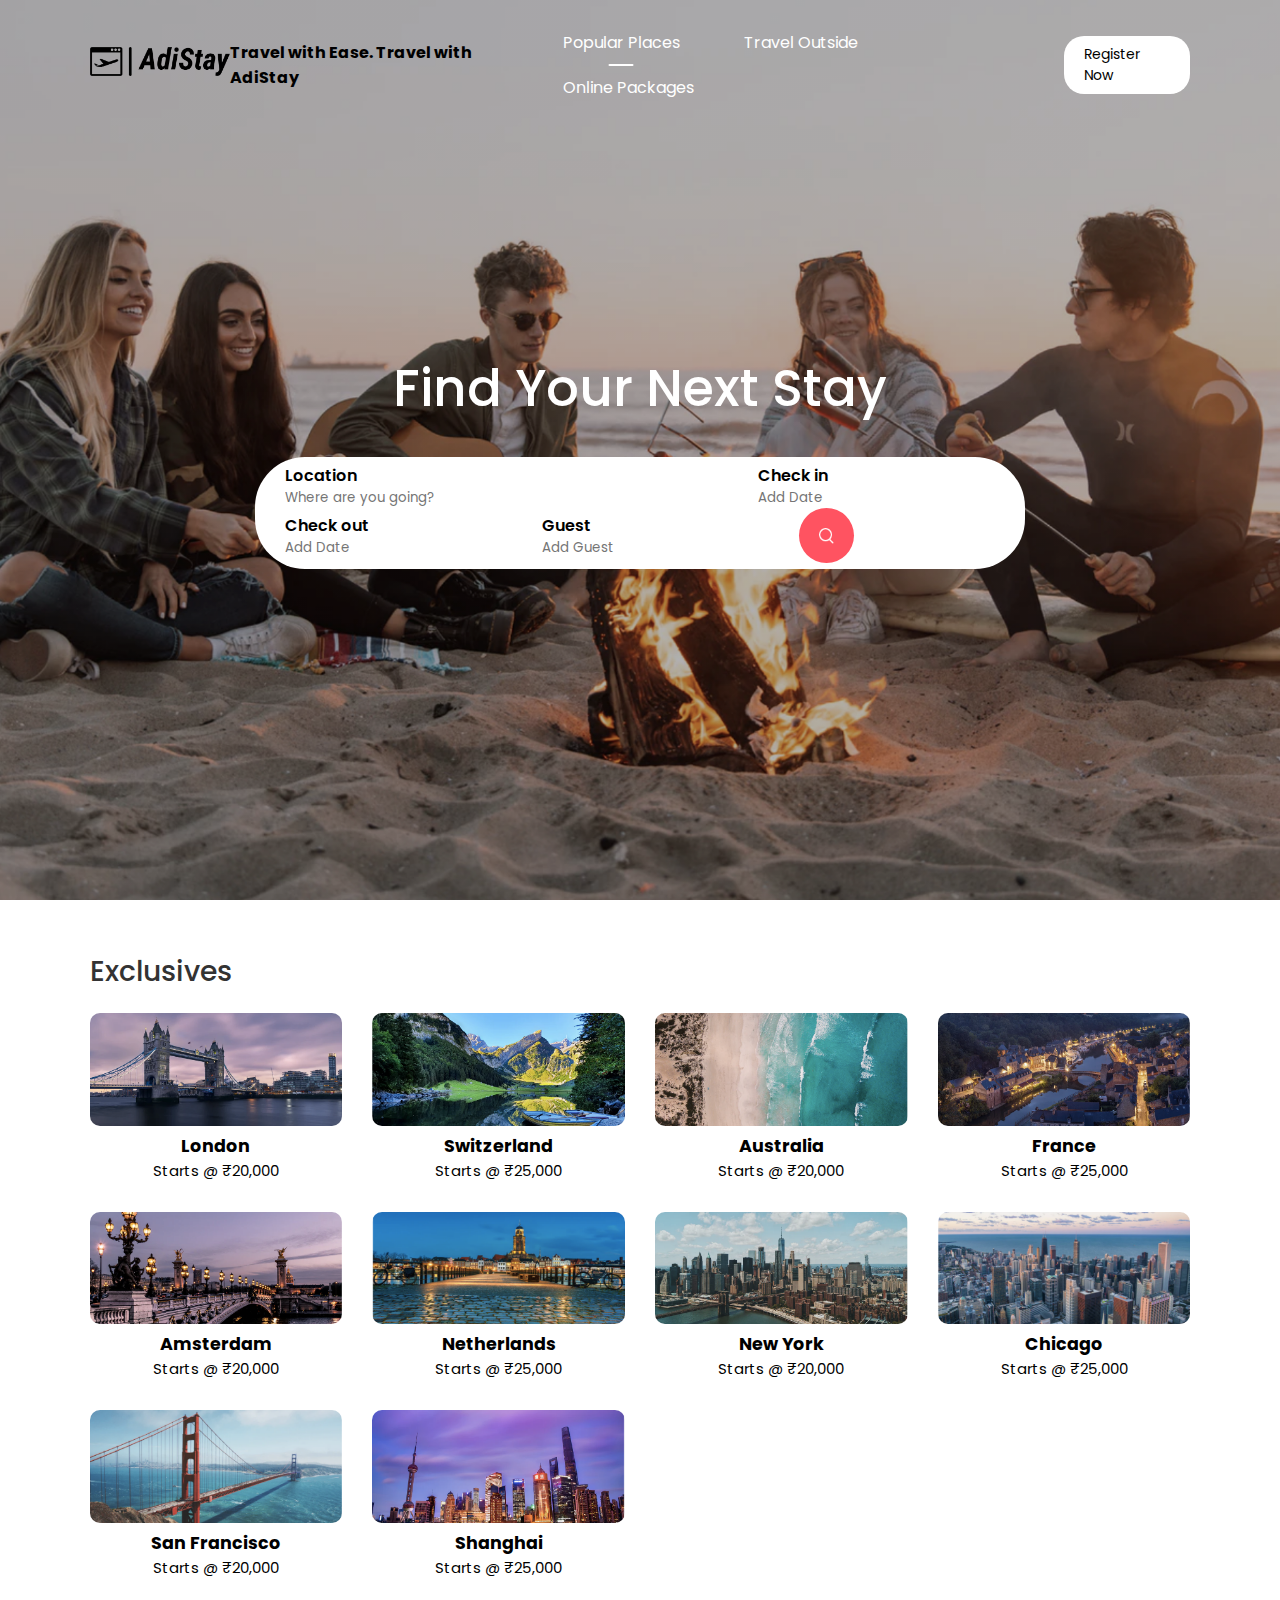
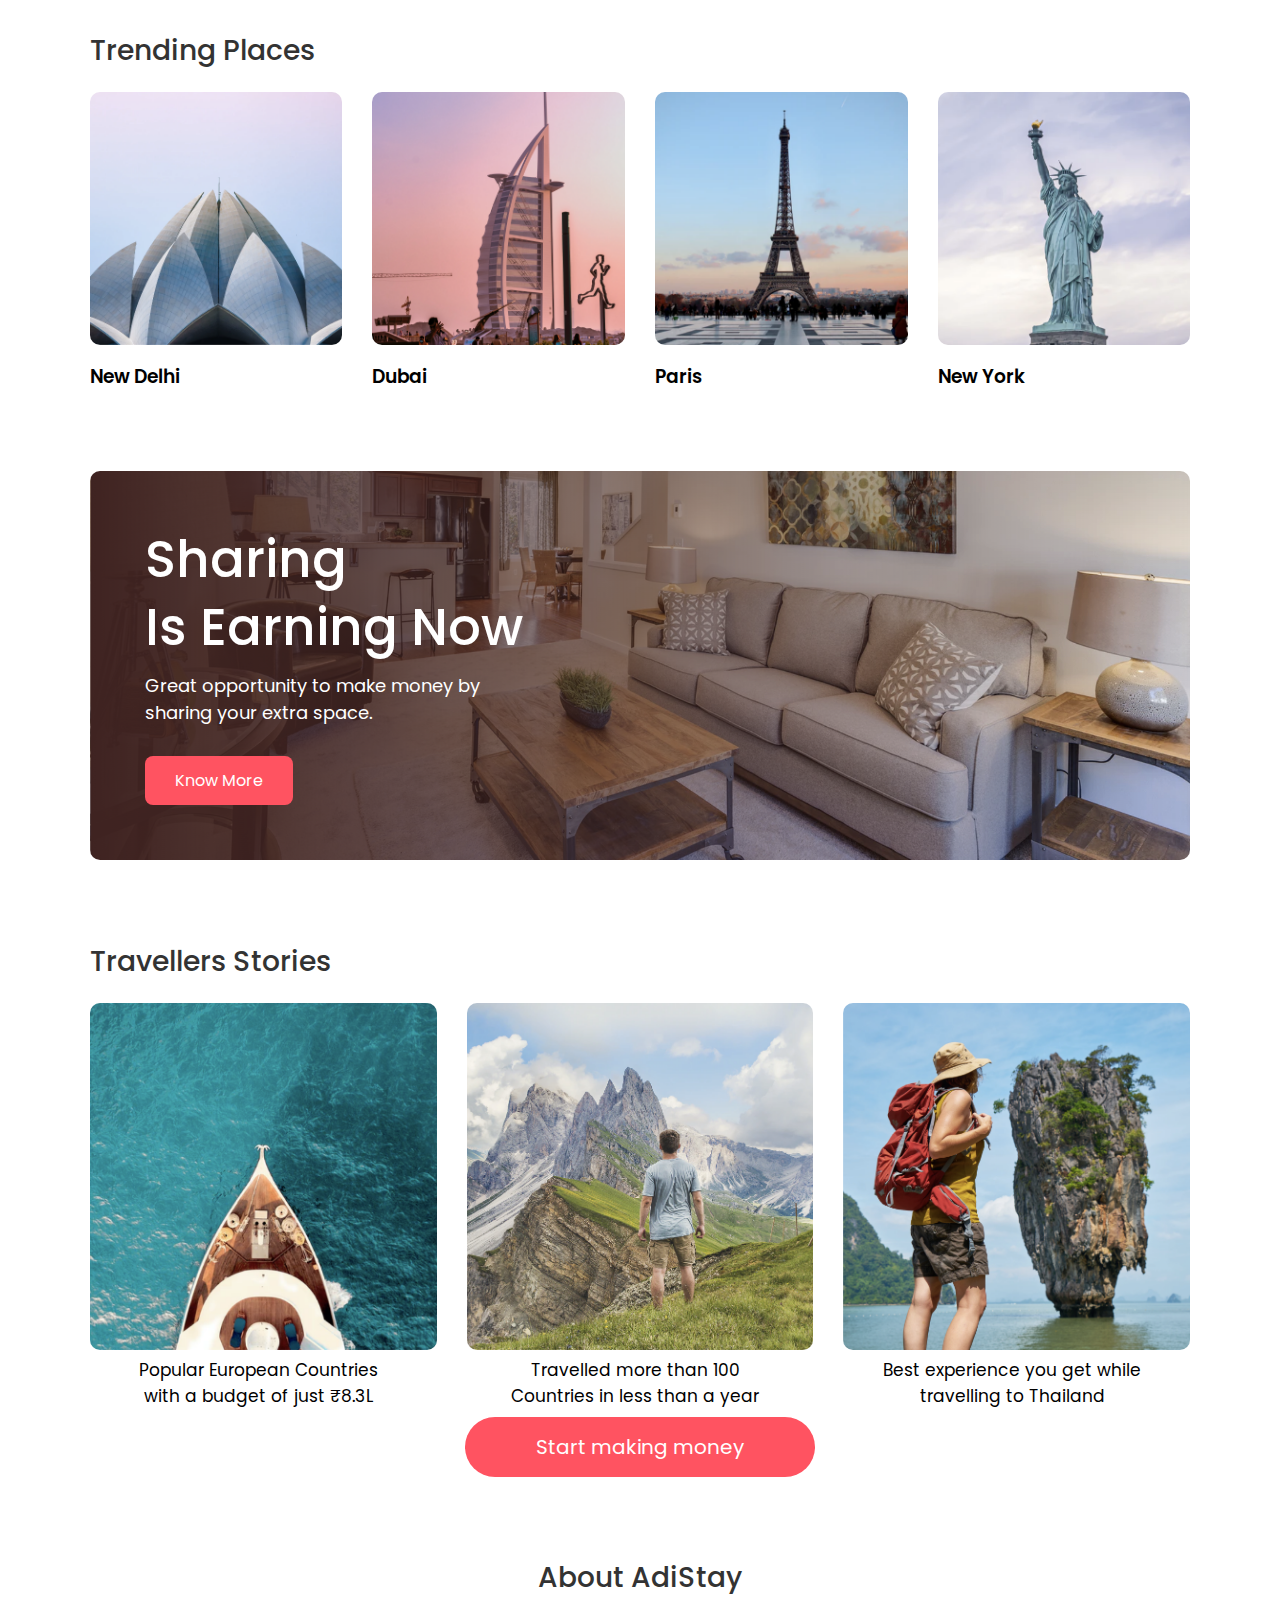
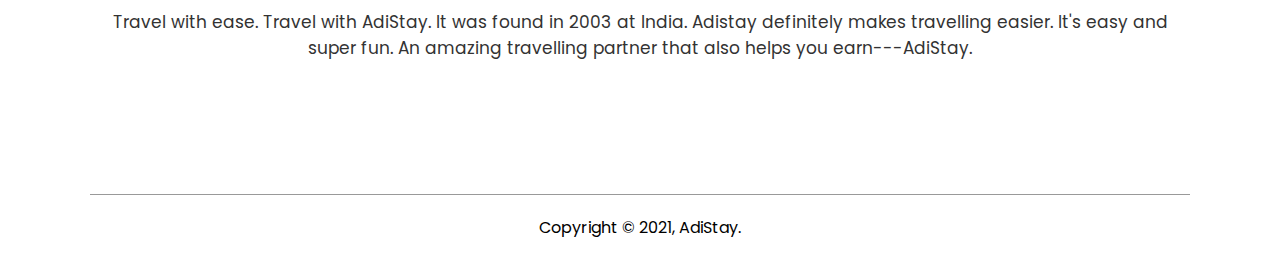
<file: index.html>
<!DOCTYPE html>
<html lang="en">
<head>
    <meta name="viewport" content="width=device-width, initial-scale=1.0">
    <title>AdiStay</title>
    <link rel="stylesheet" href="style.css">
    <link rel="stylesheet" type="text/css" href="https://fonts.googleapis.com/css?family=Poppins" />
    <link rel="stylesheet" href="https://cdnjs.cloudflare.com/ajax/libs/font-awesome/6.4.2/css/all.min.css" integrity="sha512-z3gLpd7yknf1YoNbCzqRKc4qyor8gaKU1qmn+CShxbuBusANI9QpRohGBreCFkKxLhei6S9CQXFEbbKuqLg0DA==" crossorigin="anonymous" referrerpolicy="no-referrer" />
</head>
<body>

    <div class="header">
        <nav>
            <a href="index.html">
                <img src="adistay.png" class="logo">
            </a>
            <h4>Travel with Ease. Travel with AdiStay</h4>
            <ul class="nav-links">
                <li><a href="#" class="active">Popular Places</a></li>
                <li><a href="#">Travel Outside</a></li>
                <li><a href="list.html">Online Packages</a></li>
            </ul>
            <a href="#" class="register-btn">Register Now</a>
        </nav>
        
        <div class="container">
            <h1>Find Your Next Stay</h1>
            <div class="search-bar">
                <form>
                    <div class="location-input">
                        <label>Location</label>
                        <input type="text" placeholder="Where are you going?">
                    </div>
                    <div>
                        <label>Check in</label>
                        <input type="text" placeholder="Add Date">
                    </div>
                    <div>
                        <label>Check out</label>
                        <input type="text" placeholder="Add Date">
                    </div>
                    <div>
                        <label>Guest</label>
                        <input type="text" placeholder="Add Guest">
                    </div>
                    <button type="submit"><img src="search.png"></button>
                </form>
            </div>
        </div>
    </div>

    <div class="container">
        <h2 class="sub-title">Exclusives</h2>
        <div class="exclusives">
            <div>
                <img src="image-1.png">
                <span>
                    <h3>London</h3>
                    <p>Starts @ ₹20,000</p>
                </span>
            </div>
            <div>
                <img src="image-2.png">
                <span>
                    <h3>Switzerland</h3>
                    <p>Starts @ ₹25,000</p>
                </span>
            </div>
            <div>
                <img src="image-3.png">
                <span>
                    <h3>Australia</h3>
                    <p>Starts @ ₹20,000</p>
                </span>
            </div>
            <div>
                <img src="image-4.png">
                <span>
                    <h3>France</h3>
                    <p>Starts @ ₹25,000</p>
                </span>
            </div>
            <div>
                <img src="image-5.png">
                <span>
                    <h3>Amsterdam</h3>
                    <p>Starts @ ₹20,000</p>
                </span>
            </div>
            <div>
                <img src="image-6.png">
                <span>
                    <h3>Netherlands</h3>
                    <p>Starts @ ₹25,000</p>
                </span>
            </div>
            <div>
                <img src="image-7.png">
                <span>
                    <h3>New York</h3>
                    <p>Starts @ ₹20,000</p>
                </span>
            </div>
            <div>
                <img src="image-8.png">
                <span>
                    <h3>Chicago</h3>
                    <p>Starts @ ₹25,000</p>
                </span>
            </div>
            <div>
                <img src="image-9.png">
                <span>
                    <h3>San Francisco</h3>
                    <p>Starts @ ₹20,000</p>
                </span>
            </div>
            <div>
                <img src="image-10.png">
                <span>
                    <h3>Shanghai</h3>
                    <p>Starts @ ₹25,000</p>
                </span>
            </div>
        </div>

        <h2 class="sub-title">Trending Places</h2>
        <div class="trending">
            <div>
                <img src="new-delhi.png">
                <h3>New Delhi</h3>
            </div>
            <div>
                <img src="dubai.png">
                <h3>Dubai</h3>
            </div>
            <div>
                <img src="paris.png">
                <h3>Paris</h3>
            </div>
            <div>
                <img src="new-york.png">
                <h3>New York</h3>
            </div>
        </div>

        <div class="cta">
            <h3>Sharing <br>Is Earning Now</h3>
            <p>Great opportunity to make money by <br>sharing your extra space.</p>
            <a href="#" class="cta-btn">Know More</a>
        </div>

        <h2 class="sub-title">Travellers Stories</h2>
        <div class="stories">
            <div>
                <img src="story-1.png">
                <p>Popular European Countries with a budget of just ₹8.3L</p>
            </div>
            <div>
                <img src="story-2.png">
                <p>Travelled more than 100 Countries in less than a year</p>
            </div>
            <div>
                <img src="story-3.png">
                <p>Best experience you get while travelling to Thailand</p>
            </div>
        </div>
        <a href="#" class="start-btn">Start making money</a>

        <div class="about-msg">
            <h2>About AdiStay</h2>
            <p>Travel with ease. Travel with AdiStay. It was found in 2003 at India. Adistay definitely makes travelling easier. It's easy and super fun. An amazing travelling partner that also helps you earn---AdiStay.</p>
        </div>

        <div class="footer">
            <a href="https://facebook.com/"><i class="fa-brands fa-facebook"></i></a>
            <a href="https://youtube.com/"><i class="fa-brands fa-youtube"></i></a>
            <a href="https://twitter.com/"><i class="fa-brands fa-twitter"></i></a>
            <a href="https://instagram.com/"><i class="fa-brands fa-instagram"></i></a>
            <a href="https://linkedin.com/"><i class="fa-brands fa-linkedin"></i></a>
            <hr>
            <p>Copyright © 2021, AdiStay.</p>
        </div>

    </div>
    
</body>
</html>
</file>
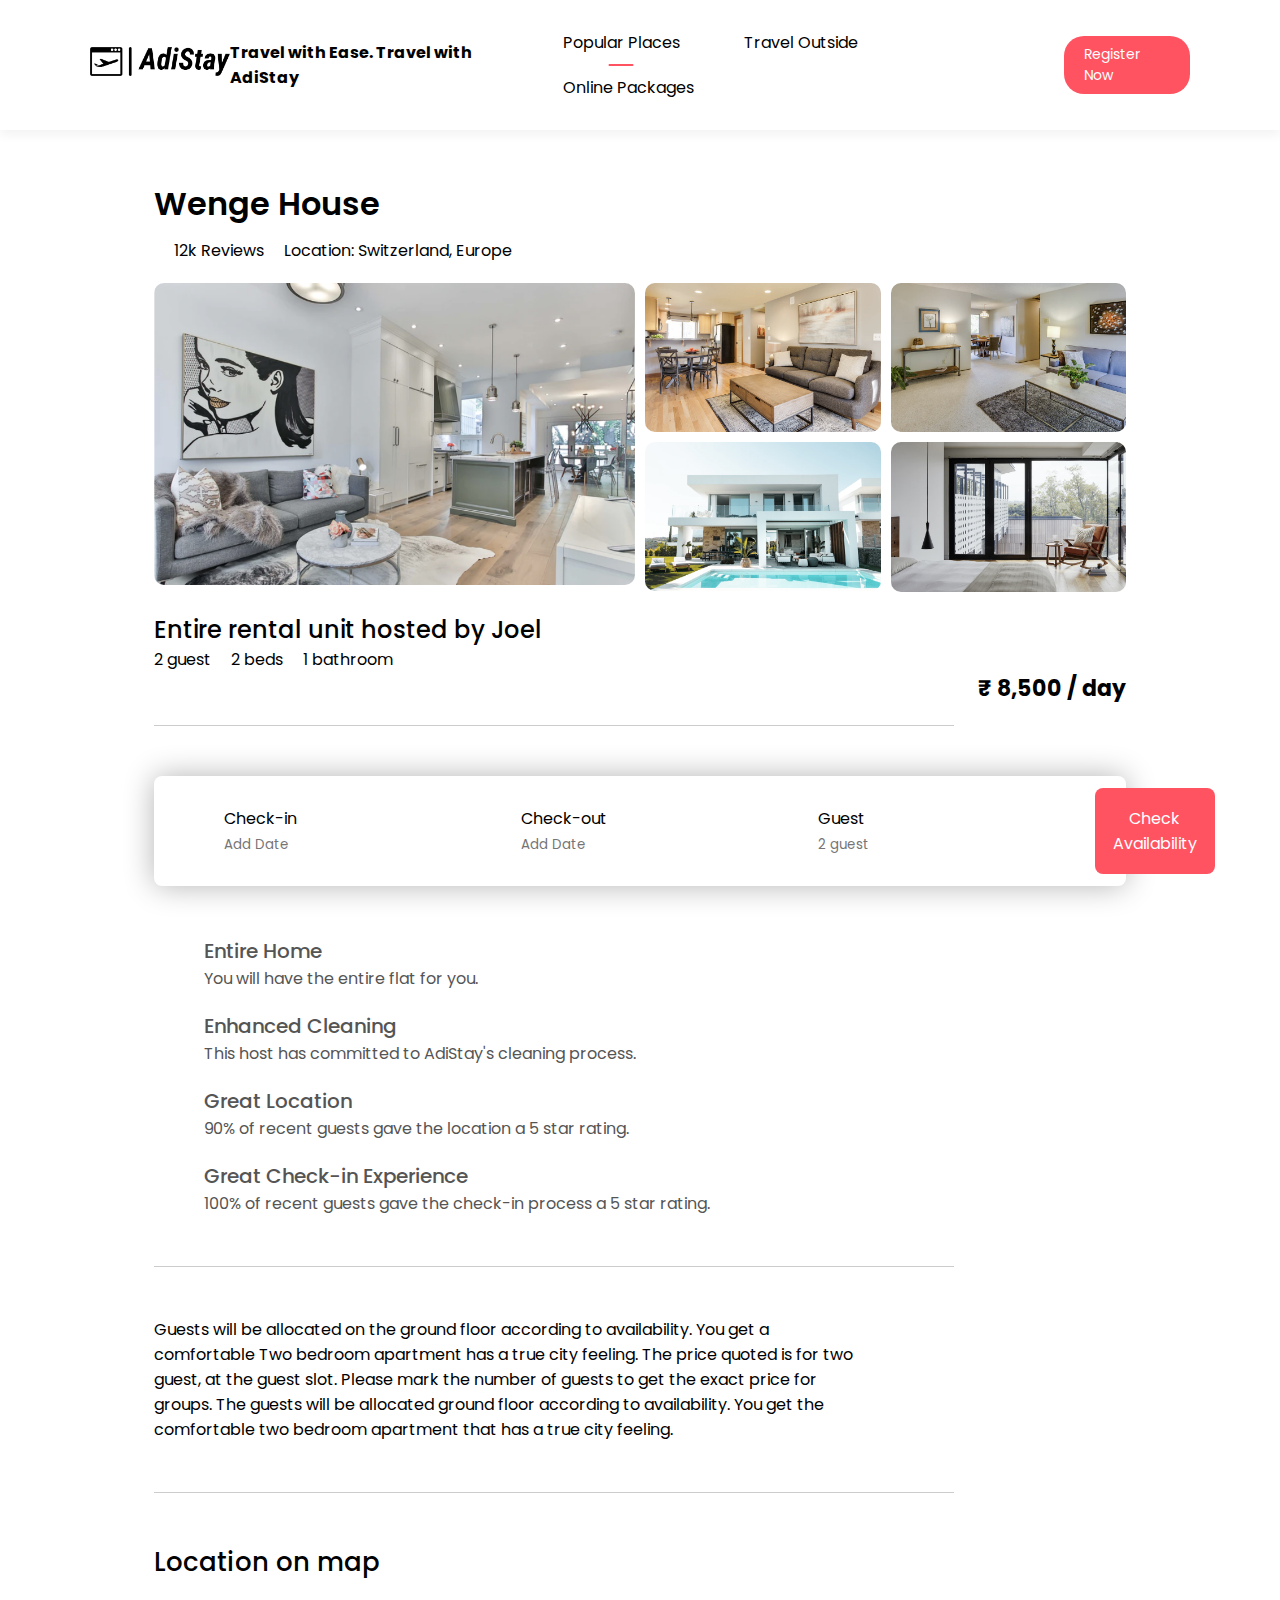
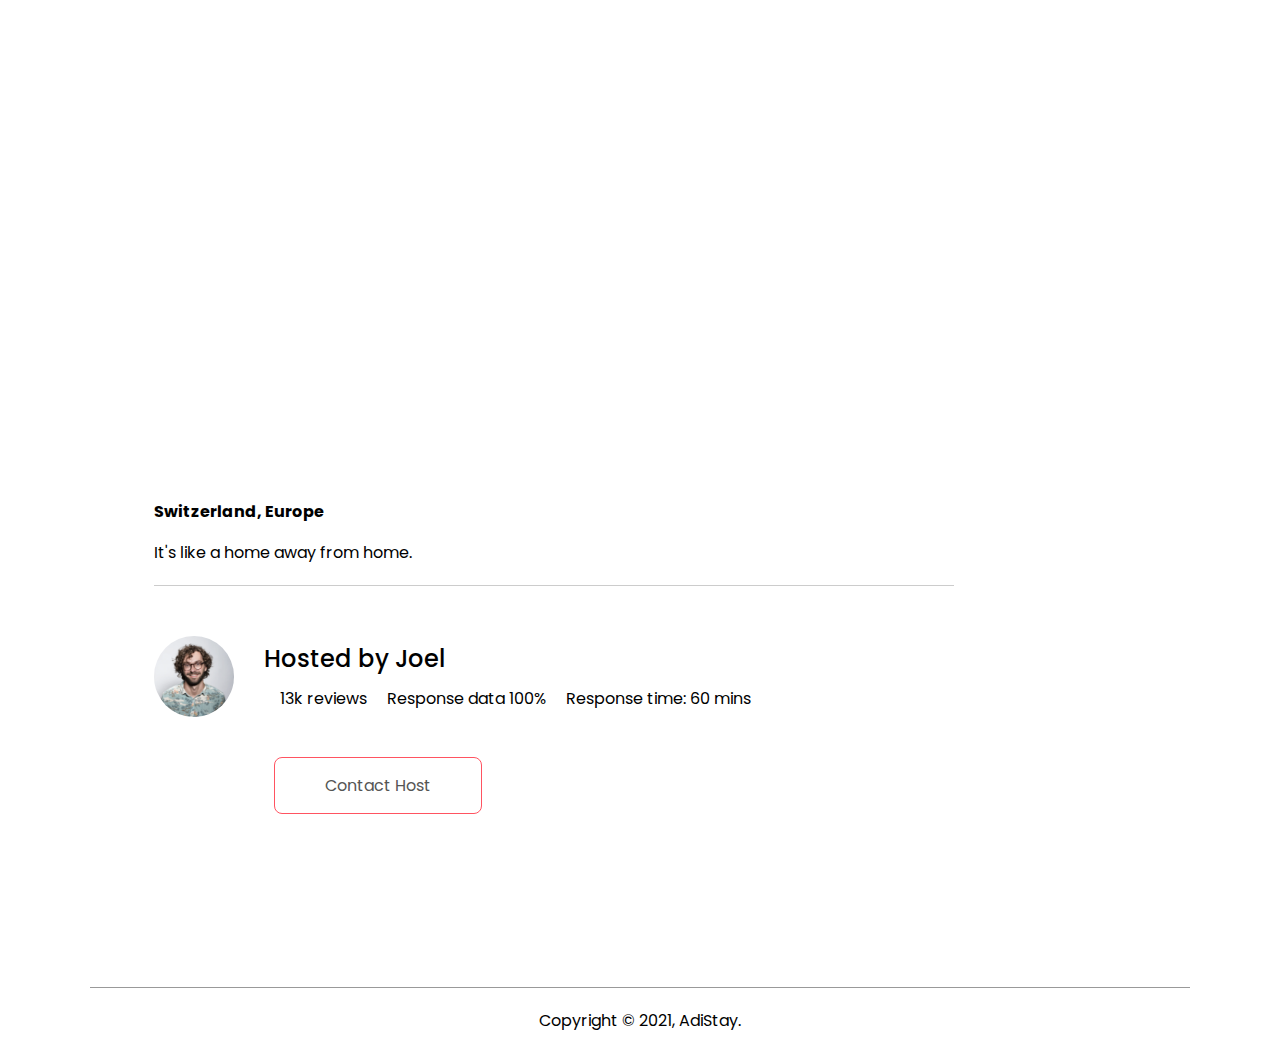
<file: house.html>
<!DOCTYPE html>
<html lang="en">
<head>
    <meta name="viewport" content="width=device-width, initial-scale=1.0">
    <title>AdiStay-House Details</title>
    <link rel="stylesheet" href="style.css">
    <link rel="stylesheet" type="text/css" href="https://fonts.googleapis.com/css?family=Poppins" />
    <link rel="stylesheet" href="https://cdnjs.cloudflare.com/ajax/libs/font-awesome/6.4.2/css/all.min.css" integrity="sha512-z3gLpd7yknf1YoNbCzqRKc4qyor8gaKU1qmn+CShxbuBusANI9QpRohGBreCFkKxLhei6S9CQXFEbbKuqLg0DA==" crossorigin="anonymous" referrerpolicy="no-referrer" />
</head>
<body>
    <nav id="navBar" class="navbar-white">
        <a href="index.html">
            <img src="adistay.png" class="logo">
        </a>
        
        <h4>Travel with Ease. Travel with AdiStay</h4>
        <ul class="nav-links">
            <li><a href="#" class="active">Popular Places</a></li>
            <li><a href="#">Travel Outside</a></li>
            <li><a href="list.html">Online Packages</a></li>
        </ul>
        <a href="#" class="register-btn">Register Now</a>
    </nav>

    <div class="house-details">
        <div class="house-title">
            <h1>Wenge House</h1>
            <div class="row">
                <div>
                    <i class="fa-solid fa-star"></i>
                    <i class="fa-solid fa-star"></i>
                    <i class="fa-solid fa-star"></i>
                    <i class="fa-solid fa-star-half-stroke"></i>
                    <i class="fa-regular fa-star"></i>
                    <span>12k Reviews</span>
                </div>
                <div>
                    <p>Location: Switzerland, Europe</p>
                </div>
            </div>
        </div>
        <div class="gallery">
            <div class="gallery-img-1"><img src="house-1.png"></div>
            <div><img src="house-2.png"></div>
            <div><img src="house-3.png"></div>
            <div><img src="house-4.png"></div>
            <div><img src="house-5.png"></div>
        </div>
        <div class="small-details">
            <h2>Entire rental unit hosted by Joel</h2>
            <p>2 guest &nbsp; &nbsp; 2 beds &nbsp; &nbsp; 1 bathroom</p>
            <h4>₹ 8,500 / day</h4>
        </div>
        <hr class="line">
        <form class="check-form">
            <div>
                <label>Check-in</label>
                <input type="text" placeholder="Add Date">
            </div>
            <div>
                <label>Check-out</label>
                <input type="text" placeholder="Add Date">
            </div>
            <div>
                <label>Guest</label>
                <input type="text" placeholder="2 guest">
            </div>
            <button type="submit">Check Availability</button>
        </form>

        <ul class="details-list">
            <li><i class="fa-solid fa-house"></i> Entire Home
                <span>You will have the entire flat for you.</span>
            </li>
            <li><i class="fa-solid fa-broom"></i> Enhanced Cleaning
                <span>This host has committed to AdiStay's cleaning process.</span>
            </li>
            <li><i class="fa-solid fa-location-dot"></i> Great Location
                <span>90% of recent guests gave the location a 5 star rating.</span>
            </li>
            <li><i class="fa-solid fa-heart"></i> Great Check-in Experience
                <span>100% of recent guests gave the check-in process a 5 star rating.</span>
            </li>
        </ul>

        <hr class="line">

        <p class="home-desc">Guests will be allocated on the ground floor according to availability. You get a comfortable Two bedroom apartment has a true city feeling. The price quoted is for two guest, at the guest slot. Please mark the number of guests to get the exact price for groups. The guests will be allocated ground floor according to availability. You get the comfortable two bedroom apartment that has a true city feeling.</p>
        <hr class="line">

        <div class="map">
            <h3>Location on map</h3>
            <iframe src="https://www.google.com/maps/embed?pb=!1m18!1m12!1m3!1d2797464.9235726385!2d5.583990811724247!3d46.78658782260438!2m3!1f0!2f0!3f0!3m2!1i1024!2i768!4f13.1!3m3!1m2!1s0x478c64ef6f596d61%3A0x5c56b5110fcb7b15!2sSwitzerland!5e0!3m2!1sen!2sin!4v1701095590469!5m2!1sen!2sin" width="600" height="450" style="border:0;" allowfullscreen="" loading="lazy" referrerpolicy="no-referrer-when-downgrade"></iframe>
            <b>Switzerland, Europe</b>
            <p>It's like a home away from home.</p>
            <hr class="line">

            <div class="host">
                <img src="host.png">
                <div>
                    <h2>Hosted by Joel</h2>
                    <p><span>
                        <i class="fa-solid fa-star"></i>
                        <i class="fa-solid fa-star"></i>
                        <i class="fa-solid fa-star"></i>
                        <i class="fa-solid fa-star"></i>
                        <i class="fa-solid fa-star-half-stroke"></i>
                    </span>&nbsp; &nbsp; 13k reviews &nbsp; &nbsp; Response data 100% &nbsp; &nbsp; Response time: 60 mins</p>
                </div>
            </div>
            <a href="#" class="contact-host">Contact Host</a>
        </div>
    </div>
    <div class="container">
        <div class="footer">
            <a href="https://facebook.com/"><i class="fa-brands fa-facebook"></i></a>
            <a href="https://youtube.com/"><i class="fa-brands fa-youtube"></i></a>
            <a href="https://twitter.com/"><i class="fa-brands fa-twitter"></i></a>
            <a href="https://instagram.com/"><i class="fa-brands fa-instagram"></i></a>
            <a href="https://linkedin.com/"><i class="fa-brands fa-linkedin"></i></a>
            <hr>
            <p>Copyright © 2021, AdiStay.</p>
        </div>
    </div>
</body>
</html>
</file>
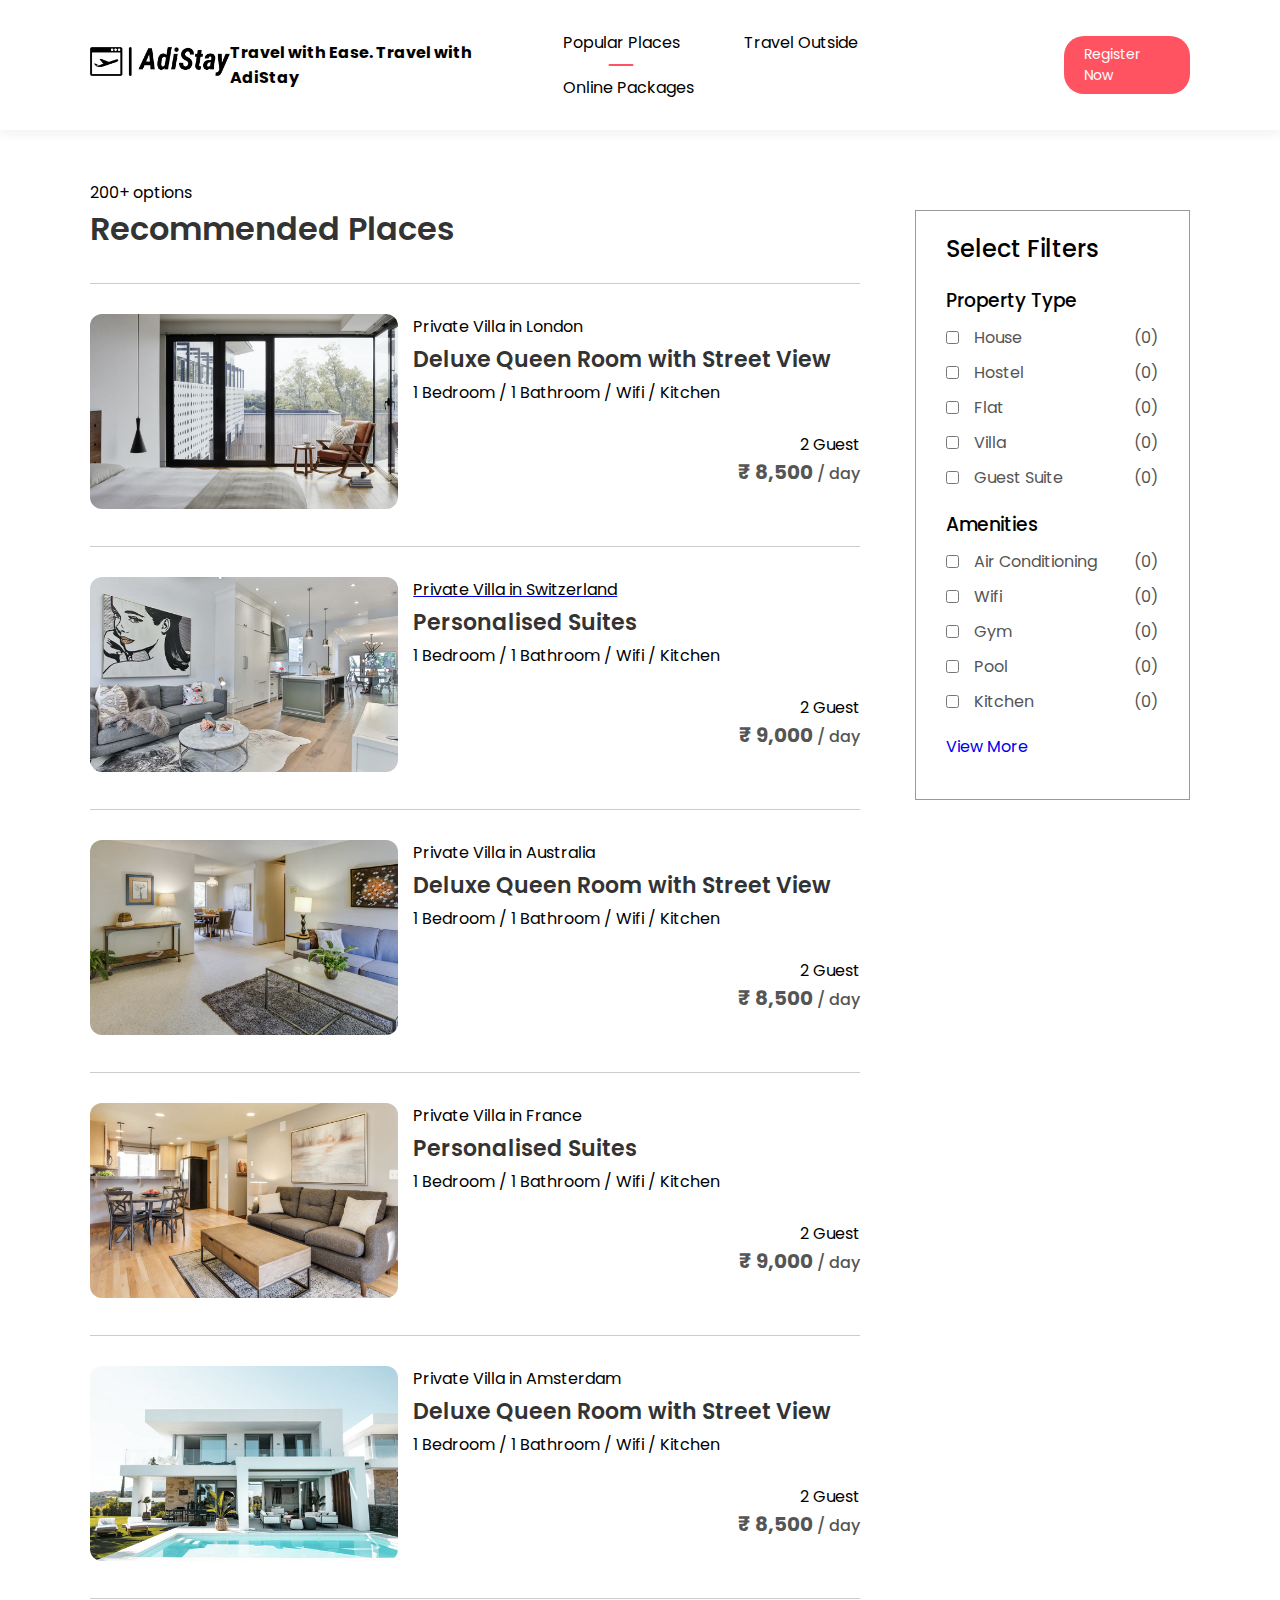
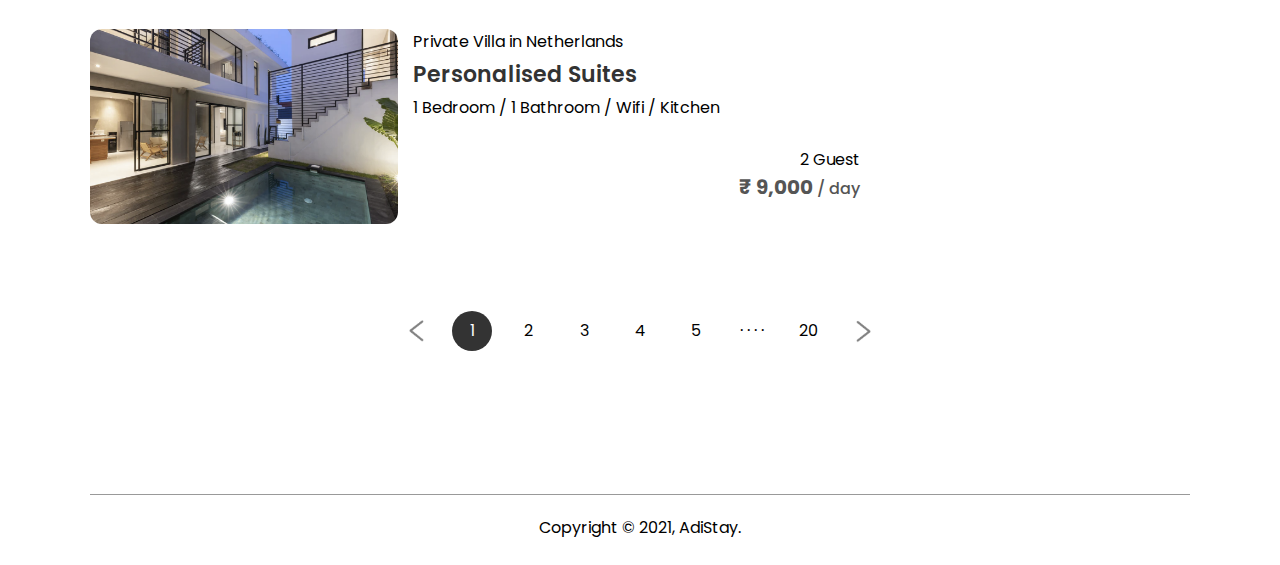
<file: list.html>
<!DOCTYPE html>
<html lang="en">
<head>
    <meta name="viewport" content="width=device-width, initial-scale=1.0">
    <title>AdiStay-Listing Page</title>
    <link rel="stylesheet" href="style.css">
    <link rel="stylesheet" type="text/css" href="https://fonts.googleapis.com/css?family=Poppins" />
    <link rel="stylesheet" href="https://cdnjs.cloudflare.com/ajax/libs/font-awesome/6.4.2/css/all.min.css" integrity="sha512-z3gLpd7yknf1YoNbCzqRKc4qyor8gaKU1qmn+CShxbuBusANI9QpRohGBreCFkKxLhei6S9CQXFEbbKuqLg0DA==" crossorigin="anonymous" referrerpolicy="no-referrer" />
</head>
<body>

    <nav id="navBar" class="navbar-white">
        <a href="index.html">
            <img src="adistay.png" class="logo">
        </a>
        
        <h4>Travel with Ease. Travel with AdiStay</h4>
        <ul class="nav-links">
            <li><a href="#" class="active">Popular Places</a></li>
            <li><a href="#">Travel Outside</a></li>
            <li><a href="#">Online Packages</a></li>
        </ul>
        <a href="#" class="register-btn">Register Now</a>
    </nav>

    <div class="container">
        <div class="list-container">
            <div class="left-col">
                <p>200+ options</p>
                <h1>Recommended Places</h1>
                <div class="house">
                    <div class="house-img">
                        <img src="image-s1.png">
                    </div>
                    <div class="house-info">
                        <p>Private Villa in London</p>
                        <h3>Deluxe Queen Room with Street View</h3>
                        <p>1 Bedroom / 1 Bathroom / Wifi / Kitchen</p>
                        <i class="fa-solid fa-star"></i>
                        <i class="fa-solid fa-star"></i>
                        <i class="fa-solid fa-star"></i>
                        <i class="fa-solid fa-star-half-stroke"></i>
                        <i class="fa-regular fa-star"></i>
                        <div class="house-price">
                            <p>2 Guest</p>
                            <h4>₹ 8,500 <span>/ day</span></h4>
                        </div>
                    </div>
                </div>
                <div class="house">
                    <div class="house-img">
                        <img src="image-s2.png">
                    </div>
                    <div class="house-info">
                        <a href="house.html">
                            <p>Private Villa in Switzerland</p>
                        </a>
                        
                        <h3>Personalised Suites</h3>
                        <p>1 Bedroom / 1 Bathroom / Wifi / Kitchen</p>
                        <i class="fa-solid fa-star"></i>
                        <i class="fa-solid fa-star"></i>
                        <i class="fa-solid fa-star"></i>
                        <i class="fa-solid fa-star-half-stroke"></i>
                        <i class="fa-regular fa-star"></i>
                        <div class="house-price">
                            <p>2 Guest</p>
                            <h4>₹ 9,000 <span>/ day</span></h4>
                        </div>
                    </div>
                </div>
                <div class="house">
                    <div class="house-img">
                        <img src="image-s3.png">
                    </div>
                    <div class="house-info">
                        <p>Private Villa in Australia</p>
                        <h3>Deluxe Queen Room with Street View</h3>
                        <p>1 Bedroom / 1 Bathroom / Wifi / Kitchen</p>
                        <i class="fa-solid fa-star"></i>
                        <i class="fa-solid fa-star"></i>
                        <i class="fa-solid fa-star"></i>
                        <i class="fa-solid fa-star-half-stroke"></i>
                        <i class="fa-regular fa-star"></i>
                        <div class="house-price">
                            <p>2 Guest</p>
                            <h4>₹ 8,500 <span>/ day</span></h4>
                        </div>
                    </div>
                </div>
                <div class="house">
                    <div class="house-img">
                        <img src="image-s4.png">
                    </div>
                    <div class="house-info">
                        <p>Private Villa in France</p>
                        <h3>Personalised Suites</h3>
                        <p>1 Bedroom / 1 Bathroom / Wifi / Kitchen</p>
                        <i class="fa-solid fa-star"></i>
                        <i class="fa-solid fa-star"></i>
                        <i class="fa-solid fa-star"></i>
                        <i class="fa-solid fa-star-half-stroke"></i>
                        <i class="fa-regular fa-star"></i>
                        <div class="house-price">
                            <p>2 Guest</p>
                            <h4>₹ 9,000 <span>/ day</span></h4>
                        </div>
                    </div>
                </div>
                <div class="house">
                    <div class="house-img">
                        <img src="image-s5.png">
                    </div>
                    <div class="house-info">
                        <p>Private Villa in Amsterdam</p>
                        <h3>Deluxe Queen Room with Street View</h3>
                        <p>1 Bedroom / 1 Bathroom / Wifi / Kitchen</p>
                        <i class="fa-solid fa-star"></i>
                        <i class="fa-solid fa-star"></i>
                        <i class="fa-solid fa-star"></i>
                        <i class="fa-solid fa-star-half-stroke"></i>
                        <i class="fa-regular fa-star"></i>
                        <div class="house-price">
                            <p>2 Guest</p>
                            <h4>₹ 8,500 <span>/ day</span></h4>
                        </div>
                    </div>
                </div>
                <div class="house">
                    <div class="house-img">
                        <img src="image-s6.png">
                    </div>
                    <div class="house-info">
                        <p>Private Villa in Netherlands</p>
                        <h3>Personalised Suites</h3>
                        <p>1 Bedroom / 1 Bathroom / Wifi / Kitchen</p>
                        <i class="fa-solid fa-star"></i>
                        <i class="fa-solid fa-star"></i>
                        <i class="fa-solid fa-star"></i>
                        <i class="fa-solid fa-star-half-stroke"></i>
                        <i class="fa-regular fa-star"></i>
                        <div class="house-price">
                            <p>2 Guest</p>
                            <h4>₹ 9,000 <span>/ day</span></h4>
                        </div>
                    </div>
                </div>
            </div>
            <div class="right-col">
                <div class="sidebar">
                    <h2>Select Filters</h2>
                    <h3>Property Type</h3>
                    <div class="filter">
                        <input type="checkbox"> <p>House</p> <span>(0)</span>
                    </div>
                    <div class="filter">
                        <input type="checkbox"> <p>Hostel</p> <span>(0)</span>
                    </div>
                    <div class="filter">
                        <input type="checkbox"> <p>Flat</p> <span>(0)</span>
                    </div>
                    <div class="filter">
                        <input type="checkbox"> <p>Villa</p> <span>(0)</span>
                    </div>
                    <div class="filter">
                        <input type="checkbox"> <p>Guest Suite</p> <span>(0)</span>
                    </div>
                    <h3>Amenities</h3>
                    <div class="filter">
                        <input type="checkbox"> <p>Air Conditioning</p> <span>(0)</span>
                    </div>
                    <div class="filter">
                        <input type="checkbox"> <p>Wifi</p> <span>(0)</span>
                    </div>
                    <div class="filter">
                        <input type="checkbox"> <p>Gym</p> <span>(0)</span>
                    </div>
                    <div class="filter">
                        <input type="checkbox"> <p>Pool</p> <span>(0)</span>
                    </div>
                    <div class="filter">
                        <input type="checkbox"> <p>Kitchen</p> <span>(0)</span>
                    </div>

                    <div class="sidebar-link">
                        <a href="#">View More</a>
                    </div>

                </div>
            </div>
        </div>

        <div class="pagination">
            <img src="arrow.png">
            <span class="current">1</span>
            <span>2</span>
            <span>3</span>
            <span>4</span>
            <span>5</span>
            <span>&middot; &middot; &middot; &middot;</span>
            <span>20</span>
            <img src="arrow.png" class="right-arrow">
        </div>

        <div class="footer">
            <a href="https://facebook.com/"><i class="fa-brands fa-facebook"></i></a>
            <a href="https://youtube.com/"><i class="fa-brands fa-youtube"></i></a>
            <a href="https://twitter.com/"><i class="fa-brands fa-twitter"></i></a>
            <a href="https://instagram.com/"><i class="fa-brands fa-instagram"></i></a>
            <a href="https://linkedin.com/"><i class="fa-brands fa-linkedin"></i></a>
            <hr>
            <p>Copyright © 2021, AdiStay.</p>
        </div>
    </div>


    

</body>
</html>
</file>
<file: style.css>
* {
    margin: 0;
    padding: 0;
    box-sizing: border-box;
    font-family: 'poppins', sans-serif;
}

.header {
    min-height: 100vh;
    width: 100%;
    background-image: linear-gradient(rgba(0, 0, 0, 0.3), rgba(0, 0, 0, 0.3)), url(banner.png);
    background-size: cover;
    background-position: center;
}

nav {
    display: flex;
    align-items: center;
    justify-content: space-between;
    padding: 20px 7%;
}

.logo {
    width: 140px;
    cursor: pointer;
}

.nav-links li {
    list-style: none;
    display: inline-block;
    margin: 10px 30px;
}

.nav-links li a {
    text-decoration: none;
    color: #fff;
}

.active {
    position: relative;
}

.active::after {
    content: '';
    background: #fff;
    width: 25px;
    height: 2px;
    position: absolute;
    left: 50%;
    transform: translateX(-50%);
    bottom: -12px;
    border-radius: 2px;
}

.register-btn {
    background: #fff;
    color: #000;
    padding: 8px 20px;
    border-radius: 20px;
    text-decoration: none;
    font-size: 14px;
}

.container {
    padding: 0 7%;
}

.header h1 {
    font-size: 4vw;
    font-weight: 500;
    color: #fff;
    text-align: center;
    padding-top: 20%;
}

.search-bar {
    background: #fff;
    width: 70%;
    margin: 30px auto;
    padding: 6px 10px 6px 30px;
    border-radius: 50px;
}

.search-bar form {
    display: flex;
    align-items: center;
    flex-wrap: wrap;
}

.search-bar form input {
    display: block;
    border: 0;
    outline: none;
    background: transparent;
}

.search-bar form button {
    background: #ff5361;
    width: 55px;
    height: 55px;
    border-radius: 50%;
    border: 0;
    outline: none;
    cursor: pointer;
}

.search-bar form button img {
    width: 15px;
    margin-top: 7px;
}

.location-input {
    flex: 1;
}

.search-bar form label {
    font-weight: 600;
}

.sub-title {
    margin: 50px 0 20px;
    font-size: 2.2vw;
    font-weight: 500;
    color: #333;
}

.exclusives {
    display: grid;
    grid-template-columns: repeat(auto-fit, minmax(200px, 1fr));
    grid-gap: 30px;
}

.exclusives div img {
    width: 100%;
    border-radius: 10px;
}

.exclusives div {
    position: relative;
}

.exclusives div span {
    text-align: center;
    color: #000;
    font-size: 15px;
}

.trending {
    display: grid;
    grid-template-columns: repeat(auto-fit, minmax(200px, 1fr));
    grid-gap: 30px;
    margin-bottom: 30px;
}

.trending div img {
    width: 100%;
    border-radius: 10px;
}

.trending h3 {
    font-weight: 600;
    margin-top: 10px;
}

.cta {
    margin: 80px 0;
    background-image: linear-gradient(to right, #3f2321, transparent), url(banner-2.png);
    background-size: cover;
    background-position: center;
    border-radius: 10px;
    padding: 5%;
    color: #fff;
}

.cta h3 {
    font-size: 4vw;
    line-height: 5.3vw;
    font-weight: 500;
}

.cta p {
    font-size: 18px;
    margin: 10px 0;
}

.cta-btn {
    background: #ff5361;
    color: #fff;
    text-decoration: none;
    padding: 12px 30px;
    border-radius: 8px;
    margin-top: 20px;
    display: inline-block;
}

.stories {
    display: grid;
    grid-template-columns: repeat(auto-fit, minmax(200px, 1fr));
    grid-gap: 30px;
    margin-bottom: 30px;
}

.stories div img {
    width: 100%;
    border-radius: 10px;
}

.stories div {
    position: relative;
    text-align: center;
}

.stories p {
    width: 80%;
    position: absolute;
    color: #000;
    font-size: 17px;
    margin-left: 30px;
}

.start-btn {
    text-decoration: none;
    background: #ff5361;
    color: #fff;
    width: 80%;
    max-width: 350px;
    display: block;
    text-align: center;
    margin: 60px auto;
    padding: 15px;
    border-radius: 30px;
    font-size: 20px;
}

.about-msg {
    text-align: center;
    margin: 80px 0;
    color: #333;
    font-size: 17px;
}

.about-msg h2 {
    font-size: 28px;
    margin-bottom: 10px;
    font-weight: 500;
}

.footer {
    margin: 80px 0 10px;
    text-align: center;
}

.footer a {
    text-decoration: none;
    color: #999;
    font-size: 22px;
    margin: 0 10px;
}

.footer hr {
    background: #999;
    height: 1px;
    width: 100%;
    border: 0;
    margin: 20px 0;
}

.footer p {
    padding-bottom: 15px;
}

.navbar-white {
    background: #fff;
    box-shadow: 0 5px 10px rgba(0, 0, 0, 0.05);
}

.navbar-white .nav-links li a {
    color: #000;
}

.navbar-white .register-btn {
    background: #ff5361;
    color: #fff;
}

.navbar-white .active::after {
    background: #ff5361;
}

.list-container {
    margin-top: 50px;
    display: flex;
    flex-wrap: wrap;
    justify-content: space-between;
}

.left-col {
    flex-basis: 70%;
}

.right-col {
    flex-basis: 25%;
}

.left-col h1 {
    color: #333;
    font-weight: 600;
    margin-bottom: 30px;
}

.house {
    display: flex;
    justify-content: space-between;
    flex-wrap: wrap;
    padding: 30px 0;
    border-top: 1px solid #ccc;
}

.house-img {
    flex-basis: 40%;
}

.house-info {
    flex-basis: 58%;
    color: #555;
}

.house-img img {
    width: 100%;
    border-radius: 12px
}

.house-info h3 {
    font-weight: 600;
    color: #333;
    font-size: 22px;
    margin: 4px 0;
}

.house-info i {
    color: #ff5361;
    font-size: 18px;
    margin: 10px 1px;
}

.house-info p {
    text-decoration: none;
    color: #000;
}

.house-price {
    text-align: right;
}

.house-price h4 {
    font-size: 20px;
}

.house-price h4 span {
    font-size: 16px;
    font-weight: 500;
}

.sidebar {
    border: 1px solid #999;
    padding: 20px 30px;
    margin-top: 30px;
}

.sidebar h2 {
    font-weight: 500;
}

.sidebar h3 {
    font-weight: 500;
    margin: 20px 0 10px;
}

.filter {
    display: flex;
    align-items: center;
    color: #555;
    margin-bottom: 10px;
}

.filter p {
    flex: 1;
}

.filter input {
    margin-right: 15px;
    cursor: pointer;
}

.sidebar-link {
    margin: 20px 0;
}

.sidebar-link a {
    text-decoration: none;
}

.pagination {
    display: flex;
    align-items: center;
    justify-content: center;
    margin: 40px 0;
}

.pagination img {
    width: 15px;
    margin: 10px 20px;
}

.right-arrow {
    transform: rotate(180deg);
}

.pagination span {
    margin: 10px 8px;
    width: 40px;
    height: 40px;
    line-height: 40px;
    text-align: center;
    border-radius: 50%;
    cursor: pointer;
}

.pagination .current {
    background: #333;
    color: #fff;
}

.house-details {
    padding: 0 12%;
}

.house-title {
    margin-top: 50px;
}

.house-title h1 {
    font-weight: 600;
}

.house-title .row {
    display: flex;
    flex-wrap: wrap;
    align-items: center;
    margin: 10px 0;
}

.house-title span {
    margin: 0 20px;
}

.house-title i {
    color: #ff5361;
    font-size: 14px;
}

.gallery {
    display: grid;
    grid-gap: 10px;
    grid-template-areas: 'first first . .' 'first first . .';
    margin: 20px 0;
}

.gallery div img {
    width: 100%;
    display: block;
    border-radius: 10px;
}

.gallery-img-1 {
    grid-area: first;
}

.small-details h2 {
    font-weight: 500;
}

.small-details h4 {
    text-align: right;
    font-size: 22px;
}

.line {
    border: 0;
    height: 1px;
    background: #ccc;
    width: 100%;
    max-width: 800px;
    margin: 20px 0 50px;
}

.check-form {
    margin: 30px 0;
    background: #fff;
    box-shadow: 0 0 30px rgba(0, 0, 0, 0.3);
    border-radius: 8px;
    display: flex;
    align-items: center;
    padding: 10px 50px;
}

.check-form label {
    display: block;
}

.check-form div {
    padding: 20px;
}

.check-form input {
    background: transparent;
    border: 0;
    outline: none;
}

.check-form button {
    background: #ff5361;
    border: 0;
    outline: none;
    color: #fff;
    padding: 18px;
    width: 350px;
    border-radius: 8px;
    font-size: 16px;
    cursor: pointer;
}

.details-list {
    list-style: none;
    margin: 50px 0;
}

.details-list li {
    margin-left: 50px;
    font-size: 20px;
    font-weight: 500;
    margin-bottom: 20px;
    color: #555;
    position: relative;
}

.details-list li span {
    display: block;
    font-weight: 400;
    font-size: 16px;
}

.details-list li i {
    position: absolute;
    top: 5px;
    left: -40px;
}

.home-desc {
    max-width: 700px;
    margin-bottom: 50px;
}

.map {
    margin: 50px 0;
}

.map iframe {
    width: 100%;
    margin-bottom: 30px;
}

.map h3 {
    font-size: 26px;
    font-weight: 500;
    margin-bottom: 30px;
}

.map b {
    display: block;
    margin-bottom: 16px;
}

.host {
    display: flex;
    align-items: center;
}

.host img {
    width: 80px;
    border-radius: 50%;
    margin-right: 30px;
}

.host h2 {
    margin-bottom: 10px;
    font-weight: 500;
}

.host i {
    color: #ff5361;
}

.contact-host {
    display: inline-block;
    margin: 40px 0 40px 120px;
    text-decoration: none;
    color: #555;
    padding: 15px 50px;
    border: 1px solid #ff5361;
    border-radius: 8px;
}
</file>
